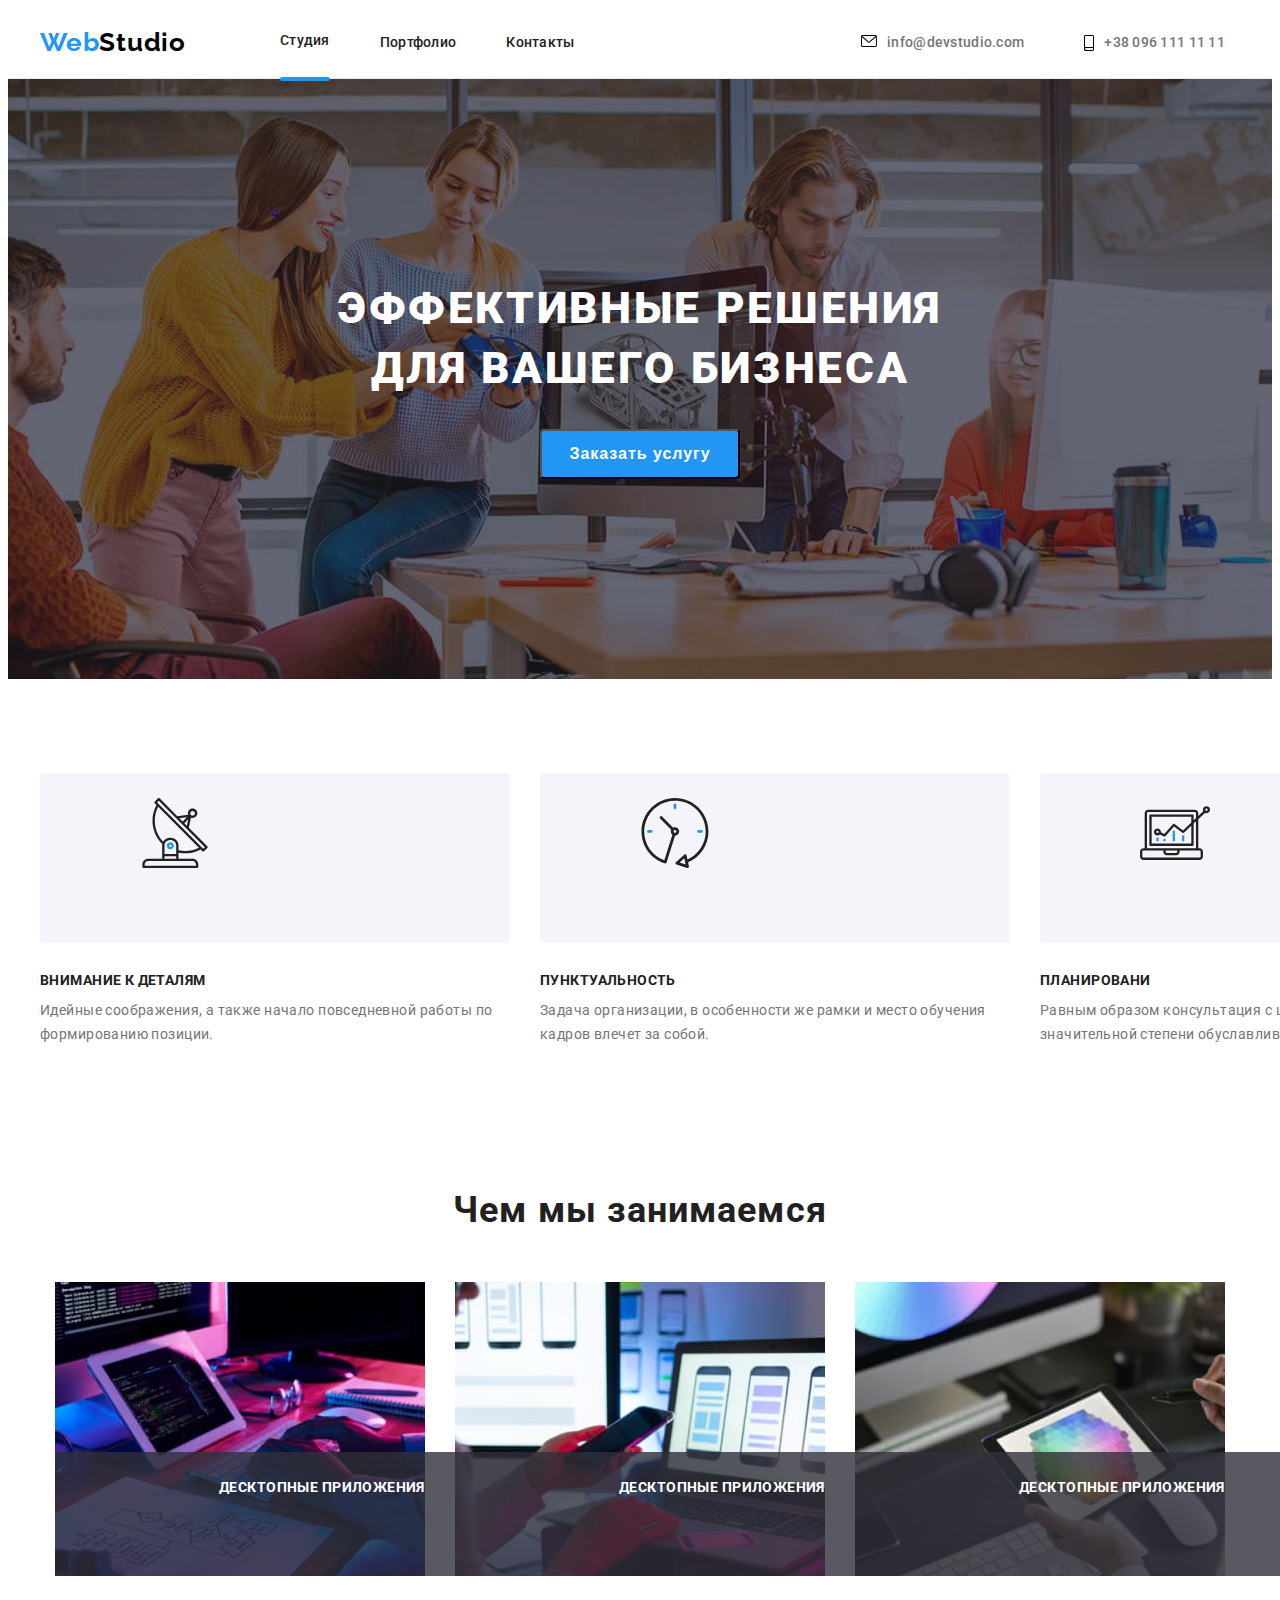
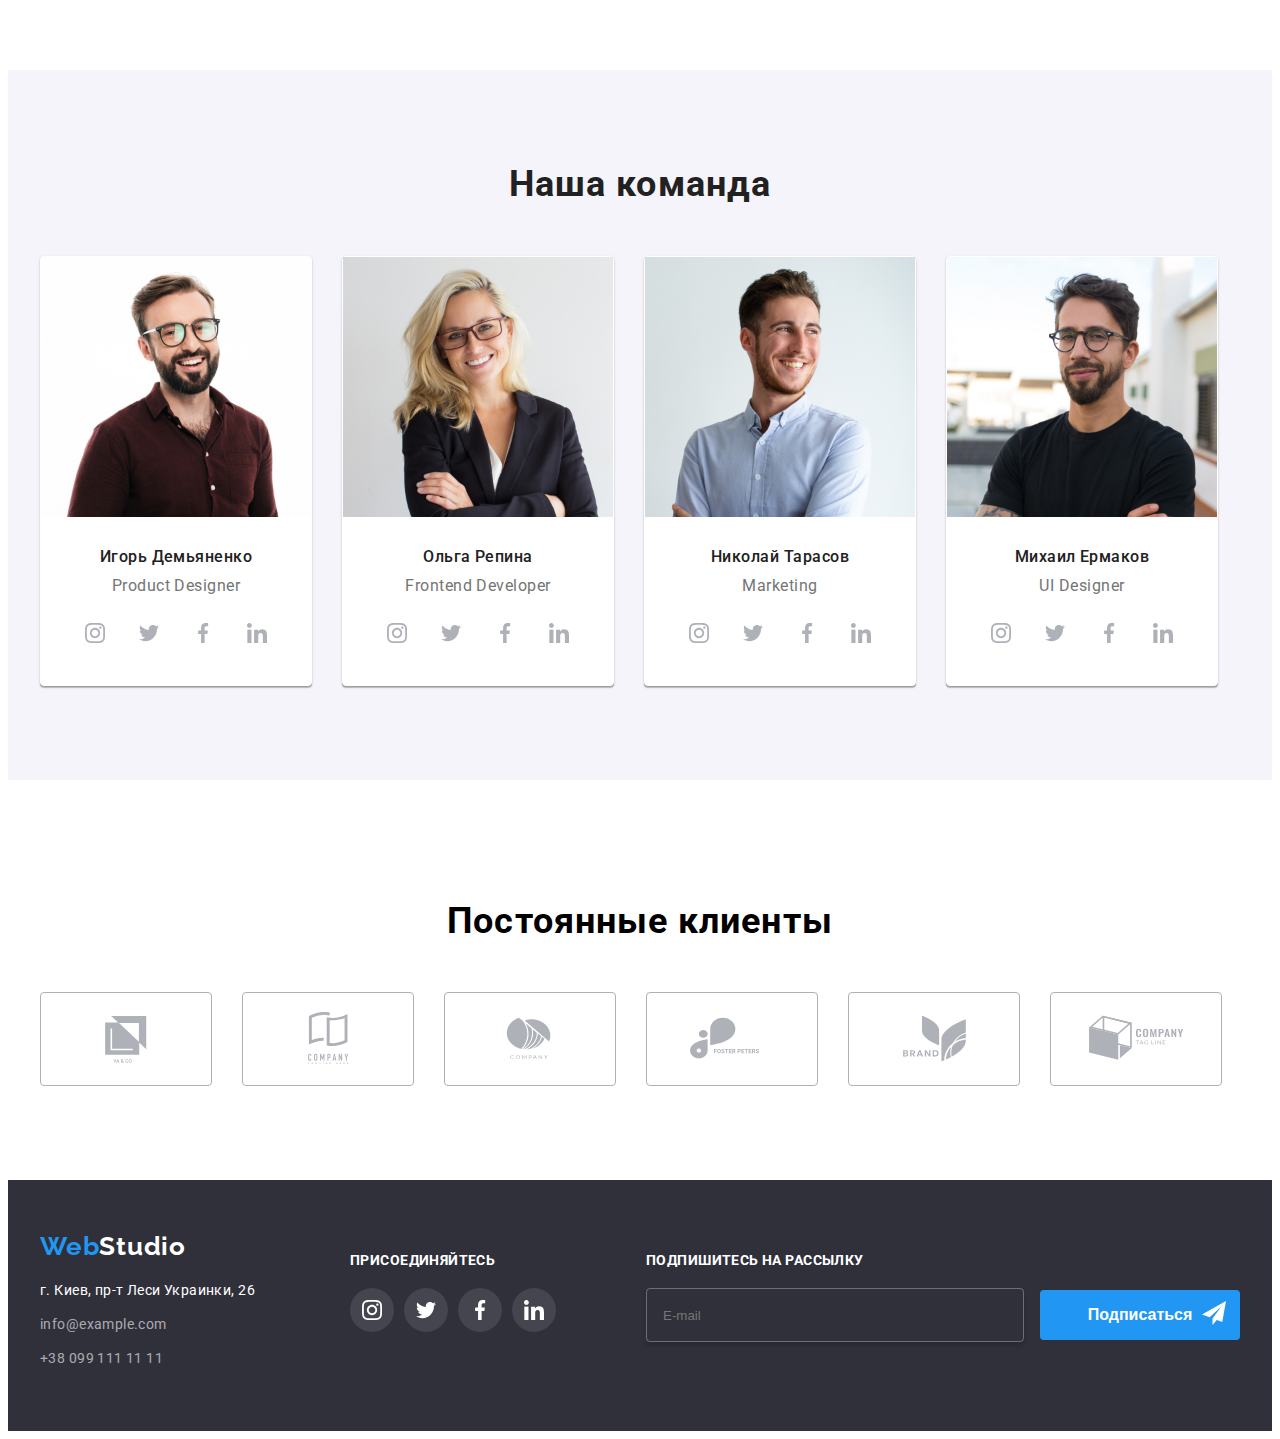
<file: index.html>
<!DOCTYPE html>
<html lang="ru">

<head>
    <meta charset="UTF-8">
    <meta http-equiv="X-UA-Compatible" content="IE=edge">
    <meta name="viewport" content="width=device-width, initial-scale=1.0">
    <title>Document</title>
    <link rel="stylesheet" href="https://cdnjs.cloudflare.com/ajax/libs/modern-normalize/1.1.0/modern-normalize.min.css"
        integrity="sha512-wpPYUAdjBVSE4KJnH1VR1HeZfpl1ub8YT/NKx4PuQ5NmX2tKuGu6U/JRp5y+Y8XG2tV+wKQpNHVUX03MfMFn9Q=="
        crossorigin="anonymous" referrerpolicy="no-referrer" />
    <link rel="preconnect" href="https://fonts.gstatic.com">
    <link
        href="https://fonts.googleapis.com/css2?family=Raleway:wght@700&family=Roboto:wght@400;500;700;900&display=swap"
        rel="stylesheet">
    <link rel="stylesheet" href="./css/style.css">
</head>

<body>
    <header class="header-portfolio">
        <div class="header-section section container">
            <nav class="navigation-section">
                <a href="./index.html" class="logo link"><span class="logo-firs-part">Web</span><span
                        class="logo-sacond-part">Studio</span></a>
                <ul class="navigation-list link list">
                    <li class="navigation-link "><a href="./index.html" class="navigation link animation underline">
                            Студия</a>
                    </li>
                    <li class="navigation-link"><a href="./portfolio.html"
                            class="navigation link animation">Портфолио</a></li>
                    <li class="navigation-link"><a href="" class="navigation link animation">Контакты</a></li>
                </ul>
            </nav>
            <ul class="contacts list">
                <li class="contact-object mail">
                    <a href="mailto:info@devstudio.com" class="contacts-link link animation">
                        <svg class="email-logo" width="16px" height="12px">
                            <use href="./imeges/sprite.svg#icon-envelope"></use>
                        </svg>
                        info@devstudio.com
                    </a>
                </li>
                <li class=" contact-object tell"><a href=tel:+380961111111 class="contacts-link link animation">
                        <svg class="email-logo" width="10px" height="16px">
                            <use href="./imeges/sprite.svg#icon-smartphone"></use>
                        </svg>
                        +38 096 111 11 11
                    </a>
                </li>
            </ul>
        </div>
    </header>
    <main>
        <!-- how  we are-->
        <section class="hero-section section ">
            <div class="hero-discription-conteyner">
                <h1 class="hero-discription">Эффективные решения для вашего бизнеса</h1>
            </div>
            <button type="button" class="hero-batton animation" data-modal-open>Заказать услугу</button>
        </section>
        <!-- our advantages-->
        <section class="advantages-section section container">
            <ul class="advantages-list list">
                <li class="advantages-list-paragraph">
                    <div>
                        <svg class="container-logo-adventages">
                            <use href="./imeges/sprite.svg#icon-antenna" class="logo-adventages" width="70px"
                                height="70px"></use>
                        </svg>
                    </div>
                    <h3 class="advantages">Внимание к деталям</h3>
                    <p class="advantages-description">Идейные соображения, а также начало повседневной работы по
                        формированию позиции.</p>
                </li>
                <li class="advantages-list-paragraph">
                    <div>
                        <svg class="container-logo-adventages">
                            <use href="./imeges/sprite.svg#icon-clock" class="logo-adventages" width="70px"
                                height="70px"></use>
                        </svg>
                    </div>
                    <h3 class="advantages">Пунктуальность</h3>
                    <p class="advantages-description">Задача организации, в особенности же рамки и место обучения кадров
                        влечет
                        за собой.</p>
                </li>
                <li class="advantages-list-paragraph">
                    <div>
                        <svg class="container-logo-adventages">
                            <use href="./imeges/sprite.svg#icon-diagram" class="logo-adventages" width="70px"
                                height="70px"></use>
                        </svg>
                    </div>
                    <h3 class="advantages">Планировани</h3>
                    <p class="advantages-description">Равным образом консультация с широким активом в значительной
                        степени
                        обуславливает.</p>
                </li>
                <li class="advantages-list-paragraph">
                    <div>
                        <svg class="container-logo-adventages">
                            <use href="./imeges/sprite.svg#icon-astronaut" class="logo-adventages" width="70px"
                                height="70px"></use>
                        </svg>
                    </div>
                    <h3 class="advantages">Современные технологии</h3>
                    <p class="advantages-description">Значимость этих проблем настолько очевидна, что реализация
                        плановых
                        заданий</p>
                </li>
            </ul>
        </section>
        <!---what are we doing-->
        <section class="we-do section container">
            <h2 class="we-do-section">Чем мы занимаемся</h2>
            <ul class="we-do-list list container">
                <li class="we-do-paragraph">
                    <div class="we-do-paragraph-img">
                        <img class="we-do-img" src="./imeges/skils/tablet-and-keybord.jpg"
                            alt="парень печатает на клавиатуре" width="370" height="294">
                        <p class="we-do-overlay">Десктопные приложения</p>
                    </div>
                </li>
                <li class="we-do-paragraph">
                    <div class="we-do-paragraph-img">
                        <img src="./imeges/skils/salfon.jpg" alt="девушка с мобильнім телефоном" width="370"
                            height="294">
                        <p class="we-do-overlay">Десктопные приложения</p>
                    </div>
                </li>
                <li class="we-do-paragraph">
                    <div class="we-do-paragraph-img">
                        <img src="./imeges/skils/color-on-tablet.jpg" alt="цветовая палитра на єлектронном планшете"
                            width="370" height="294">
                        <p class="we-do-overlay">Десктопные приложения</p>
                    </div>
                </li>
            </ul>
        </section>
        <!-- our team-->
        <section class="our-team">
            <div class=" section container">
                <h2 class="team">Наша команда</h2>
                <ul class="team-list list">
                    <li class="team-list-paragraph">
                        <img src="./imeges/comand/igordemianenko.jpg" alt="Игорь Демьяненко" width="270" height="260">
                        <div class="team-discription">
                            <h3 class="team-names">Игорь Демьяненко</h3>
                            <p class="team-position">Product Designer</p>
                            <ul class="social-list list">
                                <li class="social-list-item">
                                    <a href="" class="social-list-link animation">
                                        <svg class="social-list-icon">
                                            <use href="./imeges/sprite.svg#icon-instagram">
                                            </use>
                                        </svg>
                                    </a>
                                </li>
                                <li class="social-list-item">
                                    <a href="" class="social-list-link animation">
                                        <svg class="social-list-icon">
                                            <use href="./imeges/sprite.svg#icon-twitter">
                                            </use>
                                        </svg>
                                    </a>
                                </li>
                                <li class="social-list-item">
                                    <a href="" class="social-list-link animation">
                                        <svg class="social-list-icon">
                                            <use href="./imeges/sprite.svg#icon-facebook">
                                            </use>
                                        </svg>
                                    </a>
                                </li>
                                <li class="social-list-item">
                                    <a href="#" class="social-list-link animation">
                                        <svg class="social-list-icon">
                                            <use href="./imeges/sprite.svg#icon-linkedin">
                                            </use>
                                        </svg>
                                    </a>
                                </li>
                            </ul>
                        </div>
                    </li>
                    <li class="team-list-paragraph">
                        <img src="./imeges/comand/olgarepina.jpg" alt="Олга Репина" width="270" height="260">
                        <div class="team-discription">
                            <h3 class="team-names">Ольга Репина</h3>
                            <p class="team-position">Frontend Developer</p>
                            <ul class="social-list list">
                                <li class="social-list-item">
                                    <a href="" class="social-list-link animation">
                                        <svg class="social-list-icon">
                                            <use href="./imeges/sprite.svg#icon-instagram">
                                            </use>
                                        </svg>
                                    </a>
                                </li>
                                <li class="social-list-item">
                                    <a href="" class="social-list-link animation">
                                        <svg class="social-list-icon">
                                            <use href="./imeges/sprite.svg#icon-twitter">
                                            </use>
                                        </svg>
                                    </a>
                                </li>
                                <li class="social-list-item">
                                    <a href="" class="social-list-link animation">
                                        <svg class="social-list-icon">
                                            <use href="./imeges/sprite.svg#icon-facebook">
                                            </use>
                                        </svg>
                                    </a>
                                </li>
                                <li class="social-list-item">
                                    <a href="#" class="social-list-link animation">
                                        <svg class="social-list-icon">
                                            <use href="./imeges/sprite.svg#icon-linkedin">
                                            </use>
                                        </svg>
                                    </a>
                                </li>
                            </ul>
                        </div>
                    <li class="team-list-paragraph">
                        <img src="./imeges/comand/nikolatarasov.jpg" alt="Николай Тарасов" width="270" height="260">
                        <div class="team-discription">
                            <h3 class="team-names">Николай Тарасов</h3>
                            <p class="team-position">Marketing</p>
                            <ul class="social-list list">
                                <li class="social-list-item">
                                    <a href="" class="social-list-link animation">
                                        <svg class="social-list-icon">
                                            <use href="./imeges/sprite.svg#icon-instagram">
                                            </use>
                                        </svg>
                                    </a>
                                </li>
                                <li class="social-list-item">
                                    <a href="#" class="social-list-link animation">
                                        <svg class="social-list-icon">
                                            <use href="./imeges/sprite.svg#icon-twitter">
                                            </use>
                                        </svg>
                                    </a>
                                </li>
                                <li class="social-list-item">
                                    <a href="" class="social-list-link animation">
                                        <svg class="social-list-icon">
                                            <use href="./imeges/sprite.svg#icon-facebook">
                                            </use>
                                        </svg>
                                    </a>
                                </li>
                                <li class="social-list-item">
                                    <a href="#" class="social-list-link animation">
                                        <svg class="social-list-icon">
                                            <use href="./imeges/sprite.svg#icon-linkedin">
                                            </use>
                                        </svg>
                                    </a>
                                </li>
                            </ul>
                        </div>
                    <li class="team-list-paragraph">
                        <img src="./imeges/comand/michelermakov.jpg" alt="Михаил Ермаков" width="270" height="260">
                        <div class="team-discription">
                            <h3 class="team-names">Михаил Ермаков</h3>
                            <p class="team-position">UI Designer</p>
                            <ul class="social-list list">
                                <li class="social-list-item">
                                    <a href="" class="social-list-link animation">
                                        <svg class="social-list-icon">
                                            <use href="./imeges/sprite.svg#icon-instagram">
                                            </use>
                                        </svg>
                                    </a>
                                </li>
                                <li class="social-list-item">
                                    <a href="" class="social-list-link animation">
                                        <svg class="social-list-icon">
                                            <use href="./imeges/sprite.svg#icon-twitter">
                                            </use>
                                        </svg>
                                    </a>
                                </li>
                                <li class="social-list-item">
                                    <a href="" class="social-list-link animation">
                                        <svg class="social-list-icon">
                                            <use href="./imeges/sprite.svg#icon-facebook">
                                            </use>
                                        </svg>
                                    </a>
                                </li>
                                <li class="social-list-item">
                                    <a href="#" class="social-list-link animation">
                                        <svg class="social-list-icon">
                                            <use href="./imeges/sprite.svg#icon-linkedin">
                                            </use>
                                        </svg>
                                    </a>
                                </li>
                            </ul>
                        </div>
                    </li>

                </ul>
            </div>
        </section>
        <section class="client-section section container ">
            <h2 class="client-section-name">Постоянные клиенты</h2>
            <ul class="client-list list">
                <li class="client-logo-box">
                    <a href="#" class="client-link animation link">
                        <svg class="client-logo-svg">
                            <use class="client-logo" href="./imeges/sprite.svg#icon-Client_1"></use>
                        </svg>
                    </a>

                </li>
                <li class="client-logo-box">
                    <a href="#" class="client-link animation link">
                        <svg class="client-logo-svg">
                            <use class="client-logo" href="./imeges/sprite.svg#icon-Client_2"></use>
                        </svg>
                    </a>
                </li>
                <li class="client-logo-box">
                    <a href="#" class="client-link animation link">
                        <svg class="client-logo-svg">
                            <use class="client-logo" href="./imeges/sprite.svg#icon-Client_3"></use>
                        </svg>
                    </a>

                </li>

                <li class="client-logo-box">
                    <a href="#" class="client-link animation link">
                        <svg class="client-logo-svg">
                            <use class="client-logo" href="./imeges/sprite.svg#icon-Client_4"></use>
                        </svg>
                    </a>

                </li>

                <li class="client-logo-box">
                    <a href="#" class="client-link animation link">
                        <svg class="client-logo-svg">
                            <use class="client-logo" href="./imeges/sprite.svg#icon-Client_5"></use>
                        </svg>
                    </a>

                </li>

                <li class="client-logo-box">
                    <a href="#" class="client-link animation link">
                        <svg class="client-logo-svg">
                            <use class="client-logo" href="./imeges/sprite.svg#icon-Client_6"></use>
                        </svg>
                    </a>

                </li>

            </ul>
        </section>
    </main>
    <footer class="footer">
        <div class="footer-section container">
            <div>
                <a href="./index.html" class="logo link"><span class="logo-firs-part">Web</span><span
                        class="logo-sacond-part-footer">Studio</span></a>
                <address>
                    <ul class="adress-list list">
                        <li class="adress-paragraph"><a href="https://goo.gl/maps/6ZWjgCVjtTqqigJP6" target="_blank"
                                rel="noopener noreferrer" class="adress-on-map link">г. Киев,
                                пр-т Леси Украинки, 26</a></li>
                        <li class="adress-paragraph"><a href="mailto:info@example.com"
                                class="mail-footer link">info@example.com</a>
                        </li>
                        <li class="adress-paragraph"><a href="tel:+380991111111" class="namber-footer link">+38 099 111
                                11
                                11</a>
                        </li>
                    </ul>
                </address>
            </div>

            <div class="footer-social-list-link">
                <p class="footer-appeal">присоединяйтесь</p>
                <ul class="footer-list-link list">
                    <li>
                        <a class="social-list-link-box animation" href="">
                            <svg class="footer-link-logo animation">
                                <use href="./imeges/sprite.svg#icon-instagram"></use>
                            </svg>
                        </a>
                    </li>
                    <li>
                        <a class="social-list-link-box animation" href="">
                            <svg class="footer-link-logo">
                                <use href="./imeges/sprite.svg#icon-twitter"></use>
                            </svg>
                        </a>
                    </li>
                    <li>
                        <a class="social-list-link-box animation" href="">
                            <svg class="footer-link-logo">
                                <use href="./imeges/sprite.svg#icon-facebook"></use>
                            </svg>
                        </a>
                    </li>
                    <li>
                        <a class="social-list-link-box animation" href="">
                            <svg class="footer-link-logo">
                                <use href="./imeges/sprite.svg#icon-linkedin"></use>
                            </svg>
                        </a>
                    </li>
                </ul>
            </div>
            <div class="footer-form-blok">
                <p class="footer-appeal">Подпишитесь на рассылку</p>
                <form action="footer-form">
                    <input type="email" class="footer-email-input" name="user-email" placeholder="E-mail" required>
                    <button class="button-subscription">
                        <span>Подписаться</span>
                        <svg class="footer-logo-send">
                            <use href="./imeges/sprite.svg#icon-send"></use>
                        </svg>

                    </button>

                </form>
            </div>

        </div>
    </footer>
    <div class="backdrop is-hidden " data-modal>
        <div class="modal">
            <botton type="botton" class="close-btn" data-modal-close>
                <svg class="close-botton">
                    <use href="./imeges/sprite.svg#icon-close-x"></use>
                </svg>
            </botton>
            <div>
                <form action="" class="modal-form">
                    <p class="modal-form-head">Оставьте свои данные, мы вам перезвоним</p>
                    <label for="" class="modal-form-lebel">Имя
                        <span class="modal-form-input-wraper">
                            <input type="text" class="modal-form-input" name="user-name" minlength="2"
                                pattern="[a-zA-Zа-яёА-ЯЁ]+" title="Имя должно содержать символы керилици или латииицы"
                                required>
                            <svg class="modal-form-icon">
                                <use href="./imeges/sprite.svg#icon-person-icon"></use>
                            </svg>
                        </span>
                    </label>
                    <label for="" class="modal-form-lebel">Телефон
                        <span class="modal-form-input-wraper">
                            <input type="tel" class="modal-form-input" name="user-telephone"
                                pattern="[0-9]{3}-[0-9]{3}[0-9]{2}-[0-9]{2}" title="000-000-00-00" required>
                            <svg class="modal-form-icon">
                                <use href="./imeges/sprite.svg#icon-phone-icon"></use>
                            </svg>
                        </span>
                    </label>
                    <label for="" class="modal-form-lebel">Почта
                        <span class="modal-form-input-wraper">
                            <input type="email" class="modal-form-input" name="user-email" required>
                            <svg class="modal-form-icon">
                                <use href="./imeges/sprite.svg#icon-email-icon"></use>
                            </svg>

                        </span>
                    </label>
                    <label for="" class="modal-form-lebel">Коментарий
                        <textarea id="" name="user-massege" class="modal-form-massege" required
                            placeholder="Введите текст"></textarea>
                    </label>
                    <input type="checkbox" class="modal-form-chekbox visually-hidden" id="accept-policy">
                    <label for="accept-policy" class="modal-form-chekbox-label">Соглашаюсь с рассылкой и принимаю
                        <a href="#" class="modal-form-label-link">Условия договора</a></label>
                    <button type="submit" class="modal-form-button">Отправить</button>
                </form>
            </div>

        </div>
    </div>
    <script src="./js/modal.js"></script>
</body>

</html>
</file>
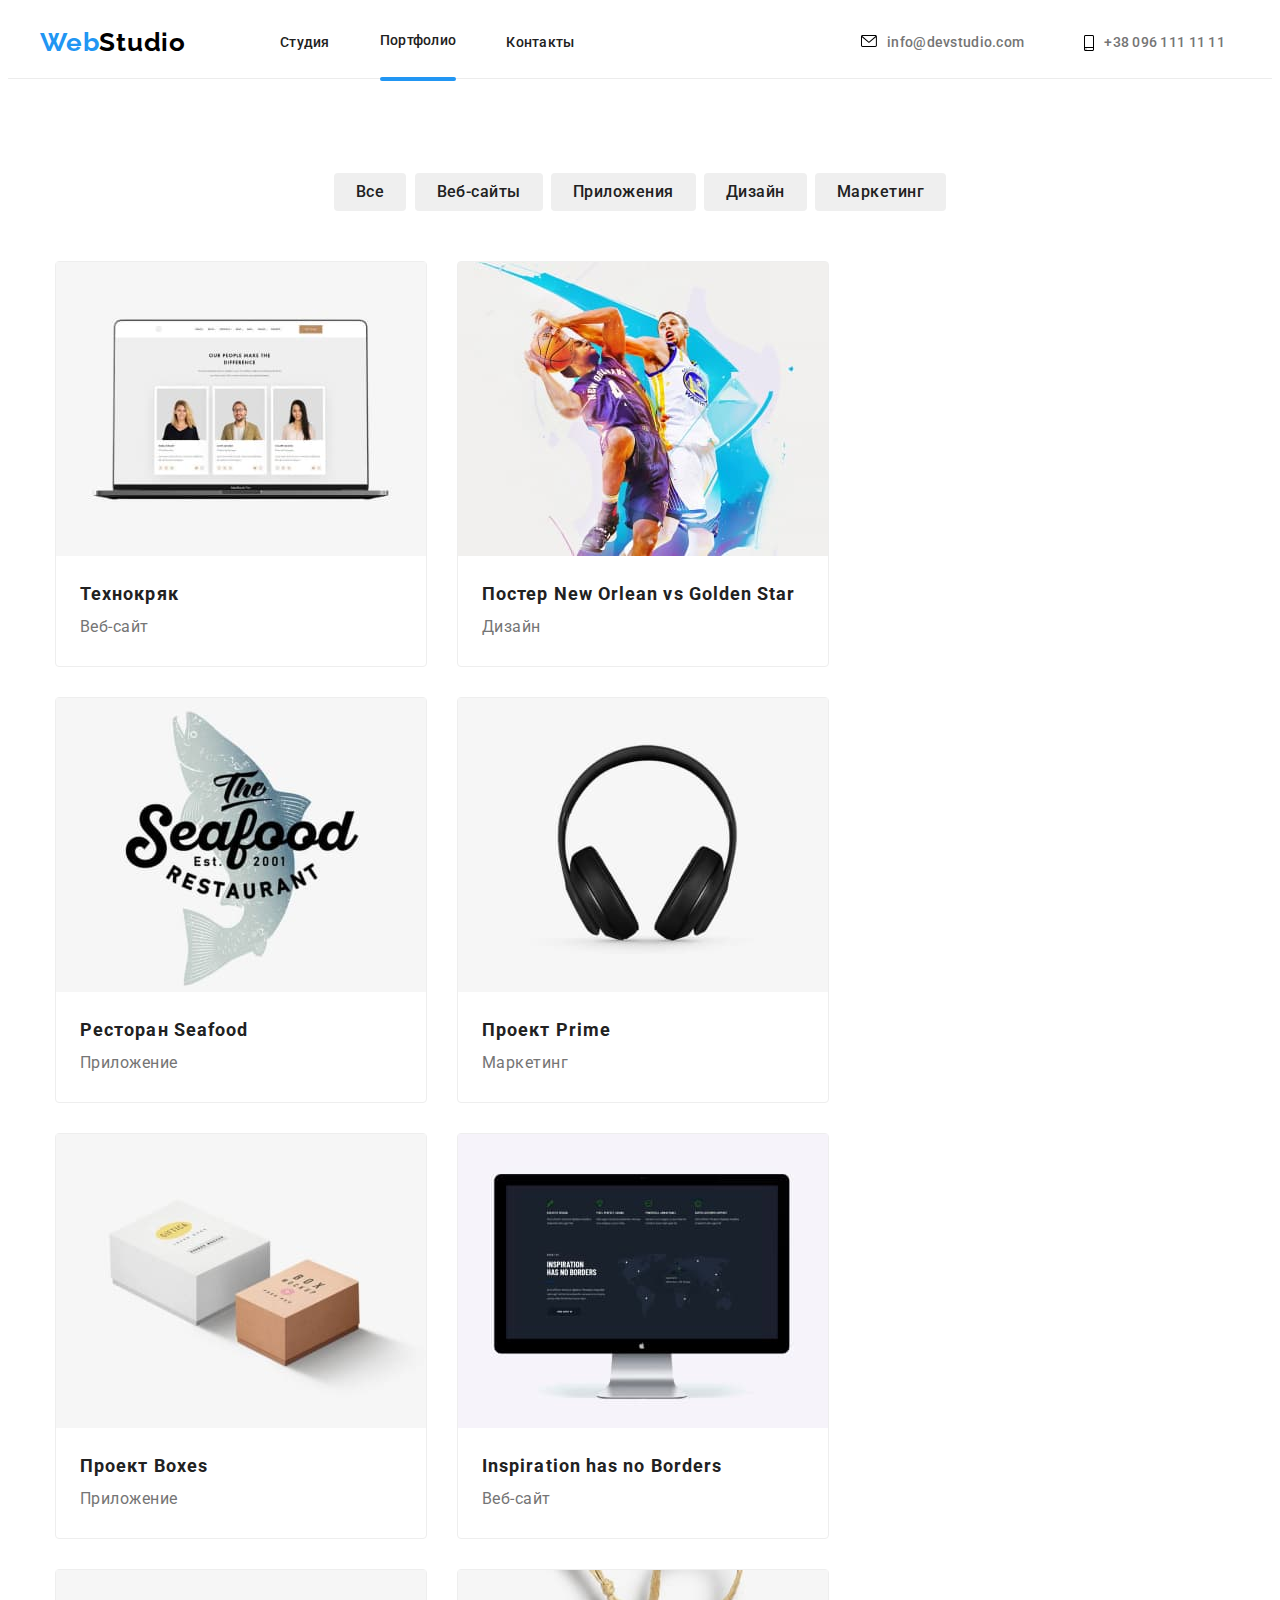
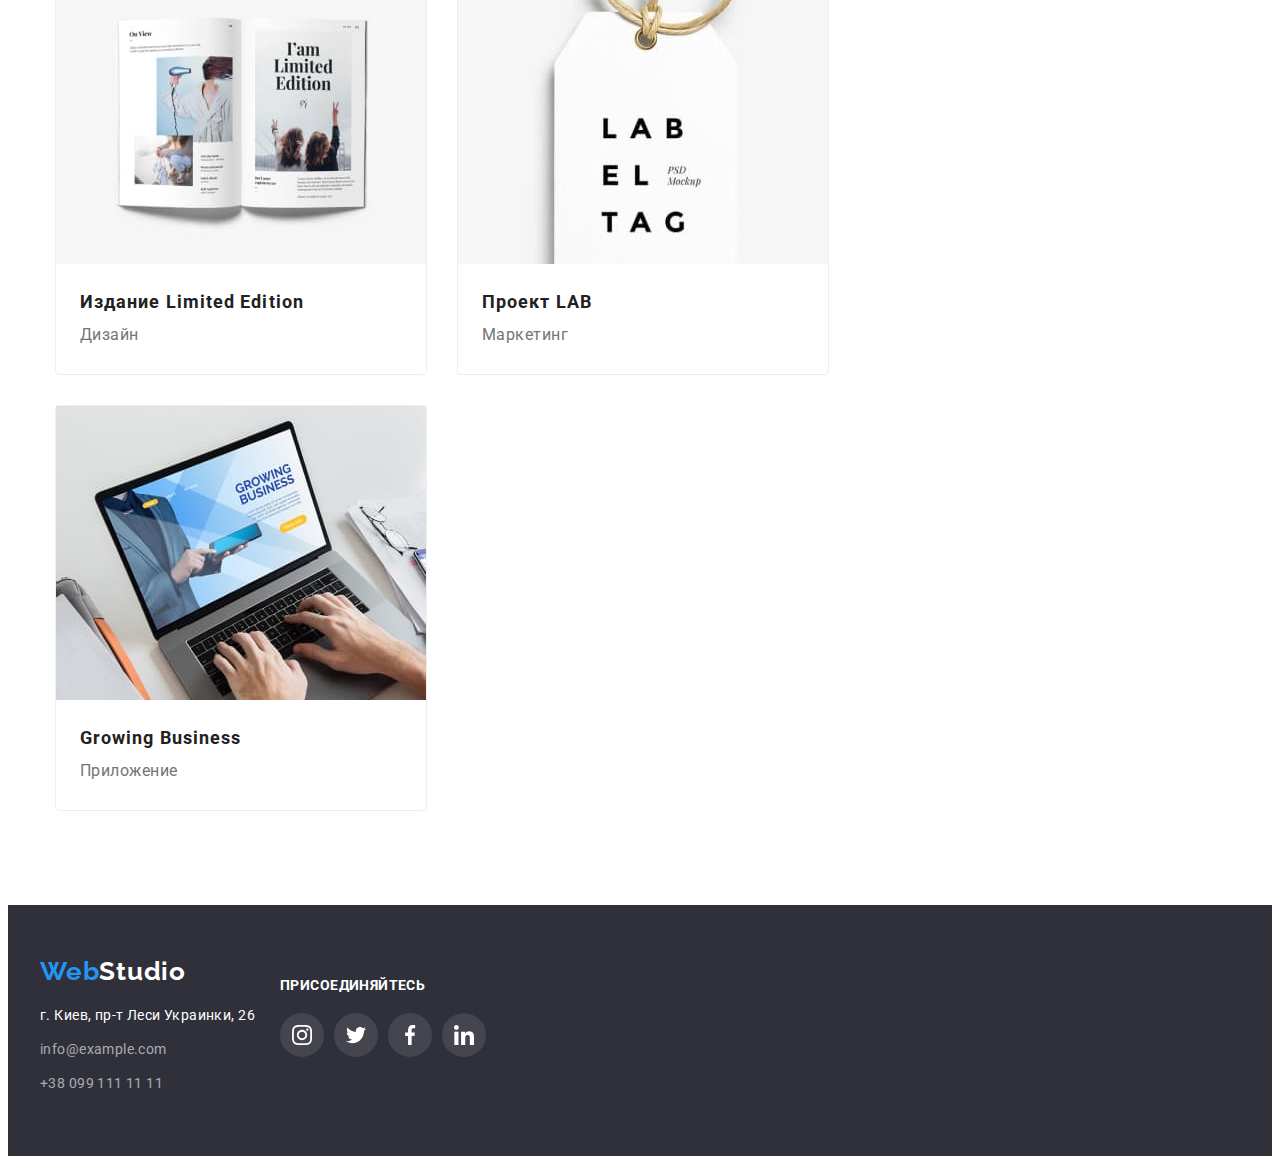
<file: portfolio.html>
<!DOCTYPE html>
<html lang="ru">

<head>
    <meta charset="UTF-8">
    <meta http-equiv="X-UA-Compatible" content="IE=edge">
    <meta name="viewport" content="width=device-width, initial-scale=1.0">
    <title>Document</title>
    <link rel="stylesheet" href="./css/style.css">
    <link rel="preconnect" href="https://fonts.gstatic.com">
    <link
        href="https://fonts.googleapis.com/css2?family=Raleway:wght@700&family=Roboto:wght@400;500;700;900&display=swap"
        rel="stylesheet">
    <link rel="stylesheet" href="https://cdnjs.cloudflare.com/ajax/libs/modern-normalize/1.1.0/modern-normalize.min.css"
        integrity="sha512-wpPYUAdjBVSE4KJnH1VR1HeZfpl1ub8YT/NKx4PuQ5NmX2tKuGu6U/JRp5y+Y8XG2tV+wKQpNHVUX03MfMFn9Q=="
        crossorigin="anonymous" referrerpolicy="no-referrer" />
    <link rel="stylesheet" href="./css/style.css">
</head>

<body>
    <header class="header-portfolio">
        <div class="header-section section container">
            <nav class="navigation-section">
                <a href="./index.html" class="logo link"><span class="logo-firs-part">Web</span><span
                        class="logo-sacond-part">Studio</span></a>
                <ul class="navigation-list link list">
                    <li class="navigation-link"><a href="./index.html" class="navigation link animation"> Студия</a>
                    </li>
                    <li class="navigation-link"><a href="./portfolio.html"
                            class="navigation link animation underline">Портфолио</a></li>
                    <li class="navigation-link"><a href="" class="navigation link animation">Контакты</a></li>
                </ul>
            </nav>
            <ul class="contacts list">
                <li class="contact-object mail">
                    <a href="mailto:info@devstudio.com" class="contacts-link link animation">
                        <svg class="email-logo" width="16px" height="12px">
                            <use href="./imeges/sprite.svg#icon-envelope"></use>
                        </svg>
                        info@devstudio.com
                    </a>
                </li>
                <li class=" contact-object tell"><a href=tel:+380961111111 class="contacts-link link animation">
                        <svg class="email-logo" width="10px" height="16px">
                            <use href="./imeges/sprite.svg#icon-smartphone"></use>
                        </svg>
                        +38 096 111 11 11
                    </a>
                </li>
            </ul>
        </div>
    </header>
    <main class="main-section">
        <h1 class="portfolio-title" hidden>Портфолио</h1>
        <section class="portfolio-filtr-section  container">
            <ul class="portfolio-filtr-list list">
                <li><button type="button" class="portfolio-filtr animation">Все</button></li>
                <li><button type="button" class="portfolio-filtr animation">Веб-сайты</button></li>
                <li><button type="button" class="portfolio-filtr animation">Приложения</button></li>
                <li><button type="button" class="portfolio-filtr animation">Дизайн</button></li>
                <li><button type="button" class="portfolio-filtr animation">Маркетинг</button></li>
            </ul>
            <!---</section>
        <section class="portfolio-list-section">-->
            <ul class="portfolio-list list">
                <li class="portfolio-block">
                    <a href="#" class="portfolio-link link">
                        <div class="team-list-wraper">
                            <img src="./imeges/portfolio/computer.jpg" alt="ноутбук" width="370" height="294">
                            <p class="overlay">Технокряк это современная площадка распространения коронавируса. Компании
                                используют эту
                                платформу для цифрового
                                шпионажа и атак на защищённые сервера конкурентов.</p>
                        </div>
                        <div class="portfolio-text">
                            <h2 class="portfolio-list-title">Технокряк</h2>
                            <p class="portfolio-discription">Веб-сайт</p>
                        </div>
                    </a>
                </li>
                <li class="portfolio-block">
                    <a href="#" class="portfolio-link link">
                        <div class="team-list-wraper">
                            <img src="./imeges/portfolio/basketboll.jpg" alt="баскетболисты" width="370" height="294">
                            <p class="overlay"></p>
                        </div>
                        <div class="portfolio-text">
                            <h2 class="portfolio-list-title">Постер New Orlean vs Golden Star</h2>
                            <p class="portfolio-discription">Дизайн</p>
                        </div>
                    </a>
                </li>
                <li class="portfolio-block">
                    <a href="#" class="portfolio-link link">
                        <div class="team-list-wraper">
                            <img src="./imeges/portfolio/restaurant.jpg" alt="логотип ресторана" width="370"
                                height="294">
                            <p class="overlay"></p>
                        </div>
                        <div class="portfolio-text">
                            <h2 class="portfolio-list-title">Ресторан Seafood</h2>
                            <p class="portfolio-discription">Приложение</p>
                        </div>
                    </a>
                </li>
                <li class="portfolio-block">
                    <a href="#" class="portfolio-link link">
                        <div class="team-list-wraper">
                            <img src="./imeges/portfolio/headphones.jpg" alt="наушники" width="370" height="294">
                            <p class="overlay"></p>
                        </div>
                        <div class="portfolio-text">
                            <h2 class="portfolio-list-title">Проект Prime</h2>
                            <p class="portfolio-discription">Маркетинг</p>
                        </div>
                    </a>
                </li>
                <li class="portfolio-block">
                    <a href="#" class="portfolio-link link">
                        <div class="team-list-wraper">
                            <img src="./imeges/portfolio/boxes.jpg" alt="коробки" width="370" height="294">
                            <p class="overlay"></p>
                        </div>
                        <div class="portfolio-text">
                            <h2 class="portfolio-list-title">Проект Boxes</h2>
                            <p class="portfolio-discription">Приложение</p>
                        </div>
                    </a>
                </li>
                <li class="portfolio-block">
                    <a href="#" class="portfolio-link link">
                        <div class="team-list-wraper">
                            <img src="./imeges/portfolio/monitor.jpg" alt="монитор" width="370" height="294">
                            <p class="overlay"></p>
                        </div>
                        <div class="portfolio-text">
                            <h2 class="portfolio-list-title">Inspiration has no Borders</h2>
                            <p class="portfolio-discription">Веб-сайт</p>
                        </div>
                    </a>
                </li>
                <li class="portfolio-block">
                    <a href="#" class="portfolio-link link">
                        <div class="team-list-wraper">
                            <img src="./imeges/portfolio/magazine.jpg" alt="журнал" width="370" height="294">
                            <p class="overlay"></p>
                        </div>
                        <div class="portfolio-text">
                            <h2 class="portfolio-list-title">Издание Limited Edition</h2>
                            <p class="portfolio-discription">Дизайн</p>
                        </div>
                    </a>
                </li>
                <li class="portfolio-block">
                    <a href="#" class="portfolio-link link">
                        <div class="team-list-wraper">
                            <img src="./imeges/portfolio/tag.jpg" alt="бирка" width="370" height="294">
                            <p class="overlay"></p>
                        </div>
                        <div class="portfolio-text">
                            <h2 class="portfolio-list-title">Проект LAB</h2>
                            <p class="portfolio-discription">Маркетинг</p>
                        </div>
                    </a>
                </li>
                <li class="portfolio-block">
                    <a href="#" class="portfolio-link link">
                        <div class="team-list-wraper">
                            <img src="./imeges/portfolio/laptop.jpg" alt="ноутбук" width="370" height="294">
                            <p class="overlay"></p>
                        </div>
                        <div class="portfolio-text">
                            <h2 class="portfolio-list-title">Growing Business</h2>
                            <p class="portfolio-discription">Приложение</p>
                        </div>
                    </a>
                </li>
            </ul>
        </section>
    </main>
    <footer class="footer">
        <div class="footer-section container">
            <div>
                <a href="./index.html" class="logo link"><span class="logo-firs-part">Web</span><span
                        class="logo-sacond-part-footer">Studio</span></a>
                <address>
                    <ul class="adress-list list">
                        <li class="adress-paragraph"><a href="https://goo.gl/maps/6ZWjgCVjtTqqigJP6" target="_blank"
                                rel="noopener noreferrer" class="adress-on-map link">г. Киев,
                                пр-т Леси Украинки, 26</a></li>
                        <li class="adress-paragraph"><a href="mailto:info@example.com"
                                class="mail-footer link">info@example.com</a>
                        </li>
                        <li class="adress-paragraph"><a href="tel:+380991111111" class="namber-footer link">+38 099 111
                                11
                                11</a>
                        </li>
                    </ul>
                </address>
            </div>

            <div>
                <p class="footer-appeal">присоединяйтесь</p>
                <ul class="footer-list-link list">
                    <li>
                        <a class="social-list-link-box animation" href="">
                            <svg class="footer-link-logo">
                                <use href="./imeges/sprite.svg#icon-instagram"></use>
                            </svg>
                        </a>
                    </li>
                    <li>
                        <a class="social-list-link-box animation" href="">
                            <svg class="footer-link-logo">
                                <use href="./imeges/sprite.svg#icon-twitter"></use>
                            </svg>
                        </a>
                    </li>
                    <li>
                        <a class="social-list-link-box animation" href="">
                            <svg class="footer-link-logo">
                                <use href="./imeges/sprite.svg#icon-facebook"></use>
                            </svg>
                        </a>
                    </li>
                    <li>
                        <a class="social-list-link-box animation" href="">
                            <svg class="footer-link-logo">
                                <use href="./imeges/sprite.svg#icon-linkedin"></use>
                            </svg>
                        </a>
                    </li>
                </ul>
            </div>

        </div>


    </footer>
</body>

</html>
</file>
<file: css/style.css>
:root{
    --botton-collor:#2196F3;
    --names-links-color: #212121;
    --names-adress-discriptions: #757575;
}

h1,
h2,
h3,
h4,
h5,
h6,
p {
  margin-top: 0;
  margin-bottom: 0;
}

ul,
ol {
  margin-top: 0;
  margin-bottom: 0;
  padding-left: 0;
}

.list {
  list-style: none;
}
.link {
  text-decoration: none;
}

img {
  display: block;
  margin: 0;
  padding: 0;
}

body {
font-family: Roboto,  sans-serif;
font-weight: 400 ;
}


.section {
    margin-top: 0%;
    margin-bottom: 0%;
    border: 0px;
}

.container {
    width: 1200px;
    margin-left: auto;
    margin-right: auto;
    padding-left: 15px;
    padding-right: 15px;
}

svg{
    padding:0;
    margin: 0;
}

.visually-hidden {
    position: absolute !important;
    clip: rect(1px 1px 1px 1px); /* IE6, IE7 */
    clip: rect(1px, 1px, 1px, 1px);
    padding: 0 !important;
    border: 0 !important;
    height: 1px !important;
    width: 1px !important;
    overflow: hidden;
}

/* === header ====*/


.email-logo{
    margin-right: 10px;
}
.header-section {
    display: flex;
    align-items: center;
    padding-top: 25px;
    padding-bottom: 25px;
    
    

}

.logo {
    font-family: Raleway;
    font-style: normal;
    font-weight: 700;
    font-size: 26px;
    line-height: 1.19px;
    letter-spacing: 0.03em;
    text-decoration: none;
    margin-right: 94px;
    

}

.logo-firs-part {
    color: var(--botton-collor);
}

.logo-sacond-part {
    color: #000000;
}

.link {
  text-decoration: none;
  color: var(--names-links-color);

}

.list {
  list-style: none;
}

.navigation-list {
    display: flex;
    align-items: center;
    font-style: normal;
    font-weight: 500;
    font-size: 14px;
    line-height: 1.14;
    letter-spacing: 0.02em;
    color: var(--botton-collor);
    transition-property: color;

  

}

.navigation-link:not(:last-child){
    margin-right: 50px;


}
.navigation-section{
    display: flex;
    align-items: center;
    margin-left: 0;
    justify-content: flex-start;
}

.navigation:hover,
.navigation:focus {
    color: var(--botton-collor);
    transition: color 250ms cubic-bezier(0.4, 0, 0.2, 1);
}


.underline::after {
    content: "";
    display: block;
    bottom: 0;
    left: 0;
    width: 100%;
    height: 4px;
    background:var(--botton-collor);
    border-radius: 2px;
    flex-shrink: 0;
    margin-top: 28px;
    margin-bottom: -28px;
}

.contacts {
    display: flex;
    margin-right: 15px;
    margin-left: auto;
    

}

.contacts-link{
    display: flex;
    font-style: normal;
    font-weight: 500;
    font-size: 14px;
    line-height: 1.14;
    letter-spacing: 0.02em;
    color: var(--names-adress-discriptions);
    margin-left: 10px;
}

.contact-object:not(:last-child) {
    margin-right: 50px;
}


.contacts-link:hover,
.contacts-link:focus {
    color:var(--botton-collor);
    fill: var(--botton-collor);
    transition: color 250ms cubic-bezier(0.4, 0, 0.2, 1);
    transition: fill 250ms cubic-bezier(0.4, 0, 0.2, 1);


}


/* === header end====*/
/*====hero=====*/
.hero-section {
    display: flex;
    flex-direction:column;
    align-items: center;
    padding-bottom: 200px ;
    padding-top: 200px;
    background-image: linear-gradient(rgba(47, 48, 58, 0.4),rgba(47, 48, 58, 0.4)), url(../imeges/bg-hero.jpg);
    background-repeat: no-repeat;
    background-size: cover;
    background-position: top;
    
}

.hero-discription {
    font-style: normal;
    font-weight: 900;
    font-size: 44px;
    line-height: 1.36;
    text-align: center;
    letter-spacing: 0.06em;
    text-transform: uppercase;
    color: #FFFFFF;
    margin-bottom: 30px;
}

.hero-discription-conteyner{
    width: 696px;
}

.hero-batton {
    font-style: normal;
    font-weight: 700;
    font-size: 16px;
    line-height: 1.87;
    align-items: center;
    text-align: center;
    letter-spacing: 0.06em;
    background:var(--botton-collor);
    color: #FFFFFF;
    width: 200px;
    height: 50px;
    border-radius: 4px;
    display: flex;	
    justify-content: center;
    
}



.hero-batton:focus,
.hero-batton:hover {
background: #188CE8;
}
/*====hero end=====*/
/*====our advantages====*/

.advantages-section{
    padding-top: 94px;
    padding-bottom: 94px;
      
}
.container-logo-adventages{
    display: block;
    padding: 25px 100px;
    margin-bottom: 30px;  
    width: 270px;
    height: 120px;
    background-color: #F5F4FA;
    border-radius: 4px;
}

.logo-adventages{
    display: flex;
   
}
.advantages {
    font-style: normal;
    font-weight: 700;
    font-size: 14px;
    line-height: 1.14;
    letter-spacing: 0.03em;
    text-transform: uppercase;
    color: var(--names-links-color);
    margin-bottom: 10px;
}

.advantages-description {
    font-style: normal;
    font-weight: 400;
    font-size: 14px;
    line-height: 1.71;
    letter-spacing: 0.03em;
    color: var(--names-adress-discriptions);
}

.advantages-list {
    display: flex;
    margin-left: -30px;
    margin-top: -30px;
}

.advantages-list-paragraph{
    display: block;
    margin-left: 30px;
    margin-top: 30px;
}


/*====our advantages end====*/

/*====what are we doing====*/
.we-do-paragraph-img{
    position: relative;
    display: block;
    
}
.we-do-overlay{
    position: absolute;
    font-family: Roboto;
    transform: translateY(-100%);
    font-style: normal;
    font-weight: bold;
    font-size: 14px;
    line-height: 16px;
    text-align: center;
    letter-spacing: 0.03em;
    text-transform: uppercase;
    color: #FFFFFF;
    background-color: rgba(47, 48, 58, 0.8);
    height: 70px;
    width: 100%;
    padding: 27px 82px;

}

.we-do {
    padding-bottom: 94px;
    padding-top: 50px;
   

}

.we-do-list {
    display: flex;
    margin-top: -30px;
    margin-right: -30px;
    
}
.we-do-paragraph {
    margin-top: 30px;
    margin-right: 30px;


}
.we-do-section{
    font-style: normal;
    font-weight: 700;
    font-size: 36px;
    line-height: 1.16;
    text-align: center;
    letter-spacing: 0.03em;
    color: var(--names-links-color);
    margin-bottom: 50px;
    
}
/*====what are we doing end====*/

/*===our team====*/


.our-team{
    background-color: #F5F4FA;
    margin-left: auto;
    margin-right: auto;

}
.team-list{
    display: flex;
     padding-top: 50px;
    padding-bottom: 94px;
    margin-right: -30px;
    margin-top: -30px;
}


.team-list-paragraph {
    border: 1px solid #FFFFFF;
    border-radius: 4px;
    margin-right: 30px;
    margin-top: 30px;
    box-shadow: 0px 1px 3px rgba(0, 0, 0, 0.12), 0px 1px 1px rgba(0, 0, 0, 0.14), 0px 2px 1px rgba(0, 0, 0, 0.2); 
    background-color: #FFFFFF;
}
.team{
    font-style: normal;
    font-weight: bold;
    font-size: 36px;
    line-height: 1.16;
    text-align: center;
    letter-spacing: 0.03em;
    color: var(--names-links-color);
    padding-top: 94px;
}

.team-names{
    font-style: normal;
    font-weight: 500;
    font-size: 16px;
    line-height: 1.19;
    text-align: center;
    letter-spacing: 0.03em;
    color: var(--names-links-color);
    margin-bottom: 10px;
}

.team-position {
    font-style: normal;
    font-weight: 400;
    font-size: 16px;
    line-height: 1.19;
     text-align: center;
    letter-spacing: 0.03em;
    color: var(--names-adress-discriptions);
}

.team-discription{
    padding-top: 30px;
    padding-bottom: 30px; 
    padding-right: 32px;
    padding-left: 32px; 
}
.social-list-link{
    display: flex;
    align-items: center;
    justify-content: center;
    width: 44px;
    height: 44px;
    border-radius: 50%;
    color:  #AFB1B8;
}

.social-list-icon{
    width: 20px;
    height: 20px;
    fill: currentColor;
    
}



.social-list-link:focus,
.social-list-link:hover{
    background-color: var(--botton-collor);
    color: #FFFFFF;
}


.social-list{
    display: flex;
    justify-content: space-between;
    margin-top: 16px;
}




    


/*====client====*/
.client-section{
    padding-top: 120px;
    padding-bottom: 94px;
}

.client-section-name{
    font-family: Roboto;
font-style: normal;
font-weight: 700;
font-size: 36px;
line-height: 42px;
text-align: center;
letter-spacing: 0.03em;
margin-bottom: 50px;

}

.client-list{
    display: flex;
}
.client-link{
    display: flex;
    border: 1px solid  #AFB1B8;
     width: 170px;
    height: 92px;
     border-radius: 4px;
    align-items: center;
    justify-content: center;
     margin-right: 30px;
     color:  #AFB1B8;
;
    
}
.client-logo-box{
     width: -106px;
    height: -60px;
    
}

.client-logo{
    width: 106px;
    height: 60px;
}

.client-logo-svg{   
    fill: currentColor;
}
.clien-link svg:hover,
.clien-link svg:focus{
    fill: #2196F3;

}
.client-link:hover,
.client-link:focus{ 
    border-color: #2196F3;
    color: #2196F3;
}
/*=====footer=====*/
.logo-sacond-part-footer{
    color: #FFFFFF;
}
.footer{
    display: flex;
    padding: 60px auto 60px auto ;
    background-color: #2F303A;
    
    
}

.adress-list{
    margin-top: 20px;
}

.adress-on-map {
    display: flex;
    font-style: normal;
    font-weight: 400;
    font-size: 14px;
    line-height: 1.71;
    letter-spacing: 0.03em;
    color: #FFFFFF;
    margin-top: 10px;
}

.mail-footer {
    display: flex;
    font-style: normal;
    font-weight: normal;
    font-size: 14px;
    line-height: 1.71;
    letter-spacing: 0.03em;
    color: rgba(255, 255, 255, 0.6);
    margin-top: 10px;
}

.namber-footer{
    display: flex;
    font-style: normal;
    font-weight: normal;
    font-size: 14px;
    line-height: 1.71;
    letter-spacing: 0.03em;
    color: rgba(255, 255, 255, 0.6);
    margin-top: 10px;
}

.footer-section {
    display: flex;
    padding-top: 60px;
    padding-bottom: 60px;
    
}

.footer-list-link{
    display: flex;
}
.footer-social-list-link{
    margin-left: 70px;
}
.footer-link-logo{
    fill: #FFFFFF;
    width: 20px;
    height: 20px;
}



.footer-appeal{
    color: #FFFFFF;
    font-family: Roboto;
    font-style: normal;
    font-weight: 700;
    font-size: 14px;
    line-height: 16px;
    letter-spacing: 0.03em;
    text-transform: uppercase;
    margin-top: 12px ;
    
}
.social-list-link-box{
    display: flex;
    align-items: center;
    justify-content: center;
    width: 44px;
    height: 44px;
    border-radius: 50%;
    background-color: rgba(255, 255, 255, 0.1);
    margin-top: 20px;
    margin-right: 10px;

}

.social-list-link-box:hover,
.social-list-link-box:focus{
    background-color: var(--botton-collor);
}

.footer-form-blok{
    margin-left: auto;

  
}

.footer-form{
    display: flex;
    flex-wrap: nowrap;
       
}
.footer-email-input{
    width: 358px;
    height: 50px;
    background-color: #ffffff00;
    box-shadow: 0px 4px 4px 0px rgba(0, 0, 0, 0.15);
    border: 1px solid rgba(255, 255, 255, 0.3);
    border-radius: 4px;
    padding-left: 16px;
    margin-top: 20px;
    color: #FFFFFF;
}

.button-subscription{
    width: 200px;
    height: 50px;
    background-color: var(--botton-collor);
    border-radius: 4px;
    color: #FFFFFF;
    font-size: 16px;
    line-height: 1.88;
    margin-left: 12px;
    font-weight: bold;
    display: inline-block;
    justify-content: center;
    cursor: pointer;
    text-align: center;
    padding-top: 10px;
    padding-bottom: 10px;
    padding-left: 28px;
    padding-right: 28px;
    border: none;


}
.button-subscription:hover,
.button-subscription:focus{
    background-color: rgba(33, 150, 243, 1);
}
.footer-logo-send{
    width: 24px;
    height: 24px;
    position: absolute;
    margin-left: 10px;
    margin-right: 28px;
    margin-top: 13px;
    margin-bottom: 13px;
    transform: translateY(-50%);

}

/*======portfolio======*/
.portfolio-filtr-section{
    box-sizing: border-box;
    padding-left: 15px;
    padding-right: 15px;
    padding-top: 94px;
    padding-bottom: 94px;
}
.header-portfolio {
    border-bottom: 1px solid #ECECEC;
}

.portfolio-list-section {
 
    

}

.portfolio-filtr-list {
    display: flex;
    justify-content: space-between;
    width: 612px;
    margin-left: auto;
    margin-right: auto;
    margin-bottom: 50px;


}

.portfolio-filtr{
    font-family: Roboto;
    font-style: normal;
    font-weight: 500;
    font-size: 16px;
    line-height: 1.62;
    /* identical to box height, or 162% */

    text-align: center;
    letter-spacing: 0.03em;
    outline: none;
    border: none;
    border-radius: 4px;
    padding-top: 6px;
    padding-bottom: 6px;
    padding-left: 22px;
    padding-right: 22px;

}
.portfolio-list-title {
    font-style: normal;
    font-weight: 700;
    font-size: 18px;
    line-height: 2;
    letter-spacing: 0.06em;
    color: var(--names-links-color);
    
}

.portfolio-list {
    display: flex;
    flex-wrap: wrap;
    margin-top: -30px;
    margin-left:  -30px;;
    
}
.portfolio-block {
    width: 370px;
    height: 404px;
    margin-top: 30px;
    margin-left: 30px;
    border: 1px solid #EEEEEE;
    border-radius: 4px;
}
.portfolio-link{
    position: relative;
    display: block;
}

.portfolio-text{
    margin: 20px 24px 20px 24px;
}

.portfolio-discription {
    font-style: normal;
    font-weight: normal;
    font-size: 16px;
    line-height: 1.87;
    letter-spacing: 0.03em;
    color:var(--names-adress-discriptions);
}

.portfolio-filtr {
    font-family: inherit;
    font-style: normal;
    font-weight: 500;
    font-size: 16px;
    line-height: 1.62;
    text-align: center;
    letter-spacing: 0.03em;
    color: var(--names-links-color);
}

.portfolio-filtr:focus,
.portfolio-filtr:hover{
    color: #FFFFFF;
    background:var(--botton-collor);
    box-shadow: 0px 3px 1px rgba(0, 0, 0, 0.1), 0px 1px 2px rgba(0, 0, 0, 0.08), 0px 2px 2px rgba(0, 0, 0, 0.12);
}

.portfolio-block:hover,
.portfolio-block:focus {
    box-shadow: 0px 3px 1px rgba(0, 0, 0, 0.1), 0px 1px 2px rgba(0, 0, 0, 0.08), 0px 2px 2px rgba(0, 0, 0, 0.12);
}

/*======modal======*/

.overlay {
    position: absolute;
    background-color: rgba(33, 150, 243, 0.9);
    font-family: Roboto;
    font-style: normal;
    font-weight: normal;
    font-size: 18px;
    line-height: 1.56;
    letter-spacing: 0.03em;
    color: #FFFFFF;
    padding: 63px 24px 63px 24px;
    top: 0px;
    left: 0px;
    height: 100%;
    width: 100%;
    overflow: auto;
    transform: translateY(100%);
    transition: transform 250ms cubic-bezier(0.4, 0, 0.2, 1);
}

.team-list-wraper{
    position: relative;
    overflow: hidden;
}

.portfolio-link:hover .overlay,
.portfolio-link:focus .overlay{
    transform: translateY(0%);
}

.animation{
    transition: color 250ms cubic-bezier(0.4, 0, 0.2, 1) ;
    transition: background-color 250ms cubic-bezier(0.4, 0, 0.2, 1);
}

.backdrop{
    position: fixed;
    top: 0%;
    left: 0%;
    width: 100vw;
    height: 100vh;
    background: rgba(0, 0, 0, 0.2);
    transition: opacity 250ms cubic-bezier(0.4, 0, 0.2, 1), 
                visibility 250ms cubic-bezier(0.4, 0, 0.2, 1);
    
}

.modal{
    position: absolute;
    left: 50%;
    top: 50%;
    width: 528px;
    height: 580px;
    background: #FFFFFF;
    transform: translate(-50%, -50%);
    padding:40px;
}
.close-btn{
    position: absolute;
    top: 8px;
    right: 8px;
    display: flex;
    justify-content: center;
    align-items: center;
    width: 30px;
    height: 30px;
    border-radius: 50%;
    border: 1px solid rgba(0, 0, 0, 0.1);
    background: transparent;
    cursor: pointer;
    padding: 0%;
}



.close-botton{
    width: 18px;
    height: 18px;
}
.close-botton:hover{
    fill: var(--botton-collor);
    
}

.is-hidden {
    opacity: 0;
    visibility: hidden;
    pointer-events: none;
}

.modal-form {
    display: flex;
    flex-direction: column;
}

.modal-form-head{
    font-weight: bold;
    font-size: 20px;
    line-height: 1.15;
    text-align: center;
    margin-bottom: 12px ;
}
.modal-form-lebel{
    font-size: 12px;
    line-height: 1.17;
    letter-spacing: 0.01em;
    color: #757575;
    
}

.modal-form-input{
    width: 100%;
    border: 1px solid rgba(33, 33, 33, 0.2);
    border-radius: 4px;
    height: 40px;
    margin-top: 4px;
    margin-bottom: 10px;
    padding-left: 42px;
    transition: border-color 250ms cubic-bezier(0.4, 0, 0.2, 1);
    cursor: pointer;
}
.modal-form-input:focus{
    outline: none;
    border-color: var(--botton-collor);
}


.modal-form-icon{
    width: 18px;
    height: 18px;
    position: absolute;
    top: 50%;
    transform: translateY(-50%);
    left: 12px;
    transition: fill 250ms cubic-bezier(0.4, 0, 0.2, 1);
}

.modal-form-input:focus+.modal-form-icon{
    fill: var(--botton-collor);
}
.modal-form-input-wraper {
    position: relative;
    display: block;
}

.modal-form-massege{
    width: 100%;
    height: 120px;
    border: 1px solid rgba(33, 33, 33, 0.2);
    padding: 12px 16px;
    resize: none;
    transition: fill 250ms cubic-bezier(0.4, 0, 0.2, 1);
    margin-top: 4px;
    margin-bottom: 20px;
    cursor: pointer;

}
.modal-form-massege::placeholder{
    color: rgba(117, 117, 117, 0.5);
}

.modal-form-massege:focus{
    outline: none;
    border-color: var(--botton-collor);
}

.modal-form-chekbox:checked + .modal-form-chekbox-label::before{
   background-image: url("../imeges/icon-check.svg");
   background-position: center;
   background-repeat: no-repeat;
   background-origin: padding-box;
   border: none;
}

.modal-form-chekbox:focus + .modal-form-chekbox-label::before{
   outline: 2px solid  var(--botton-collor);
}

.modal-form-chekbox-label::before{
    content: "";
    display: block;
    width: 16px;
    height: 16px;
    border: 1px solid rgba(33, 33, 33, 1);
    border-radius: 3px;
    cursor: pointer;
    margin-right: 8px;
}

.modal-form-chekbox-label{
    display: flex;
    align-items: center;
    font-family: Roboto;
    font-style: normal;
    font-weight: normal;
    font-size: 14px;
    line-height: 1.71;
    letter-spacing: 0.03em;
    color: #757575;
}

.modal-form-button{
    color: #FFFFFF;
    width: 200px;
    height: 50px;
    background:var(--botton-collor);
    box-shadow: 0px 4px 4px rgba(0, 0, 0, 0.15);
    border-radius: 4px;
    border: none;
    cursor: pointer;
    margin: auto;
    transition: fill 250ms cubic-bezier(0.4, 0, 0.2, 1);
    margin-top: 30px;
}

.modal-form-button:hover,
.modal-form-button:focus {
    background: #188CE8;
}
</file>
